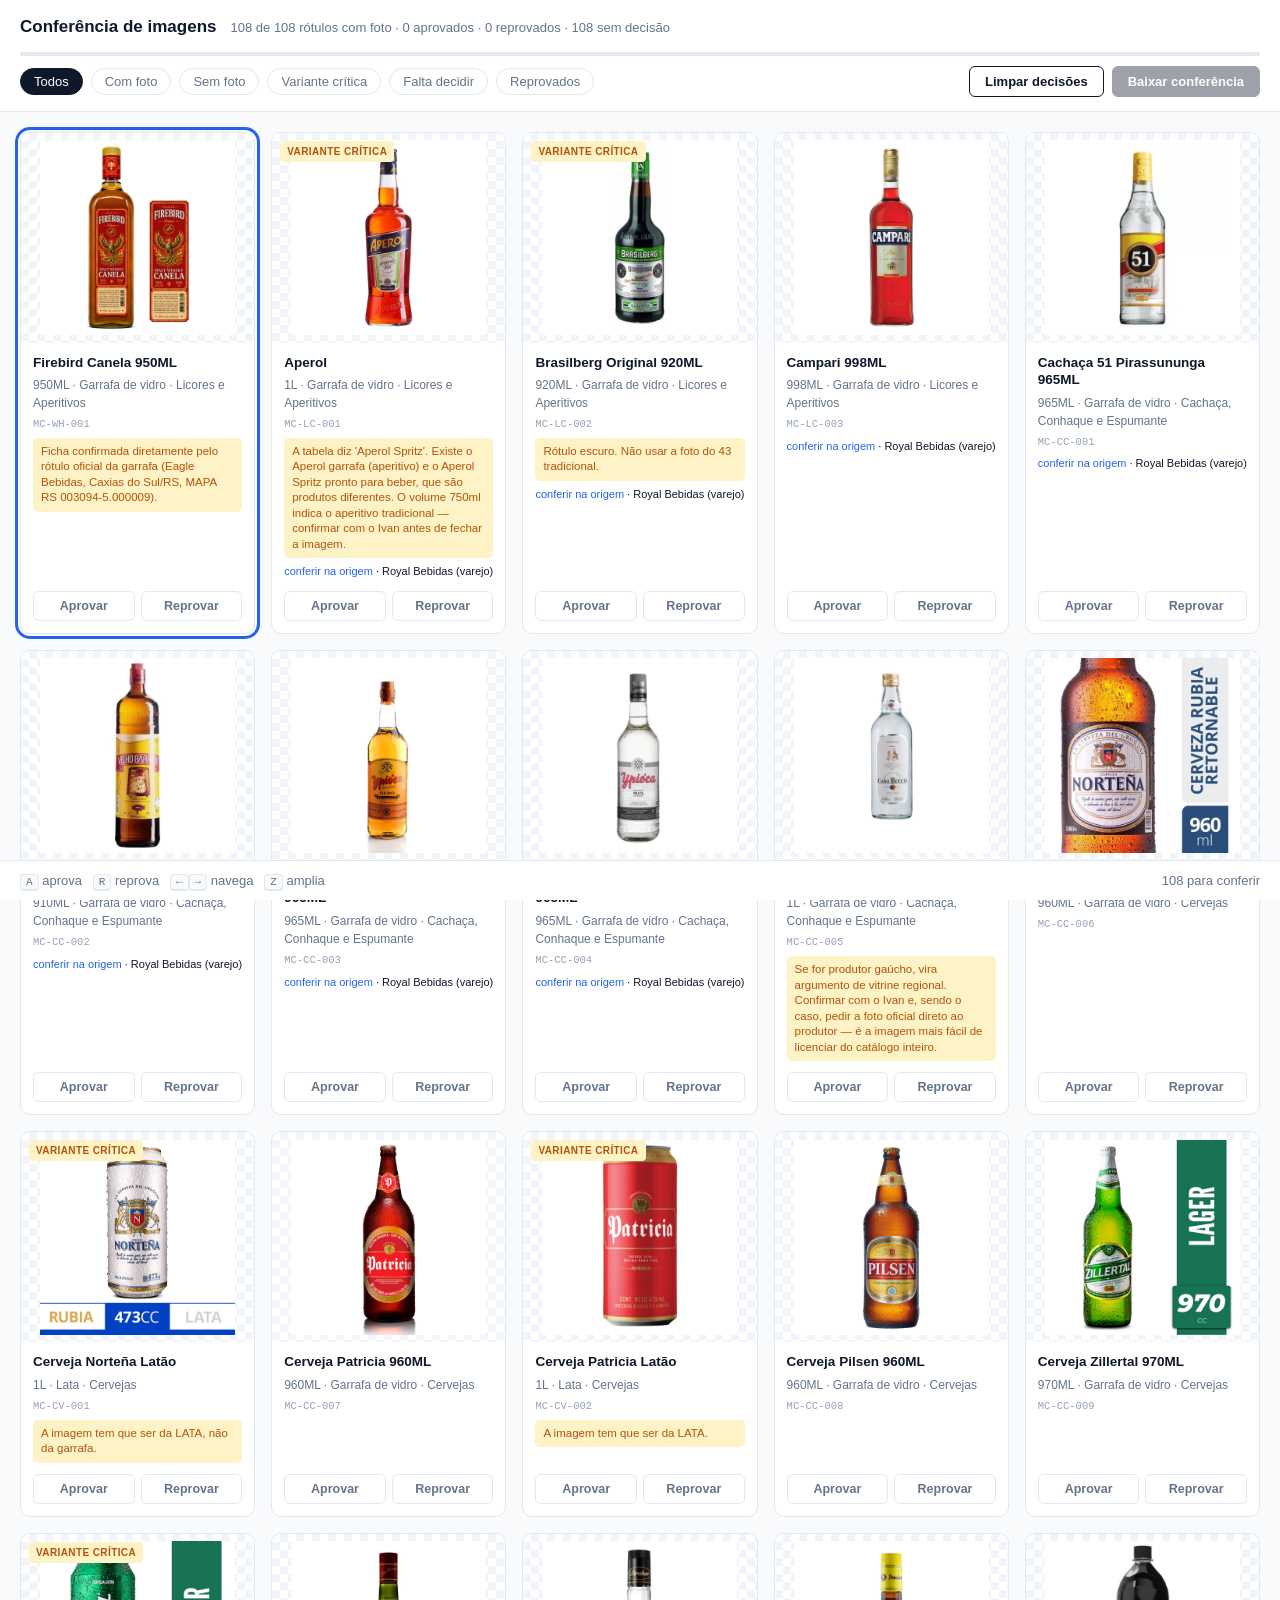
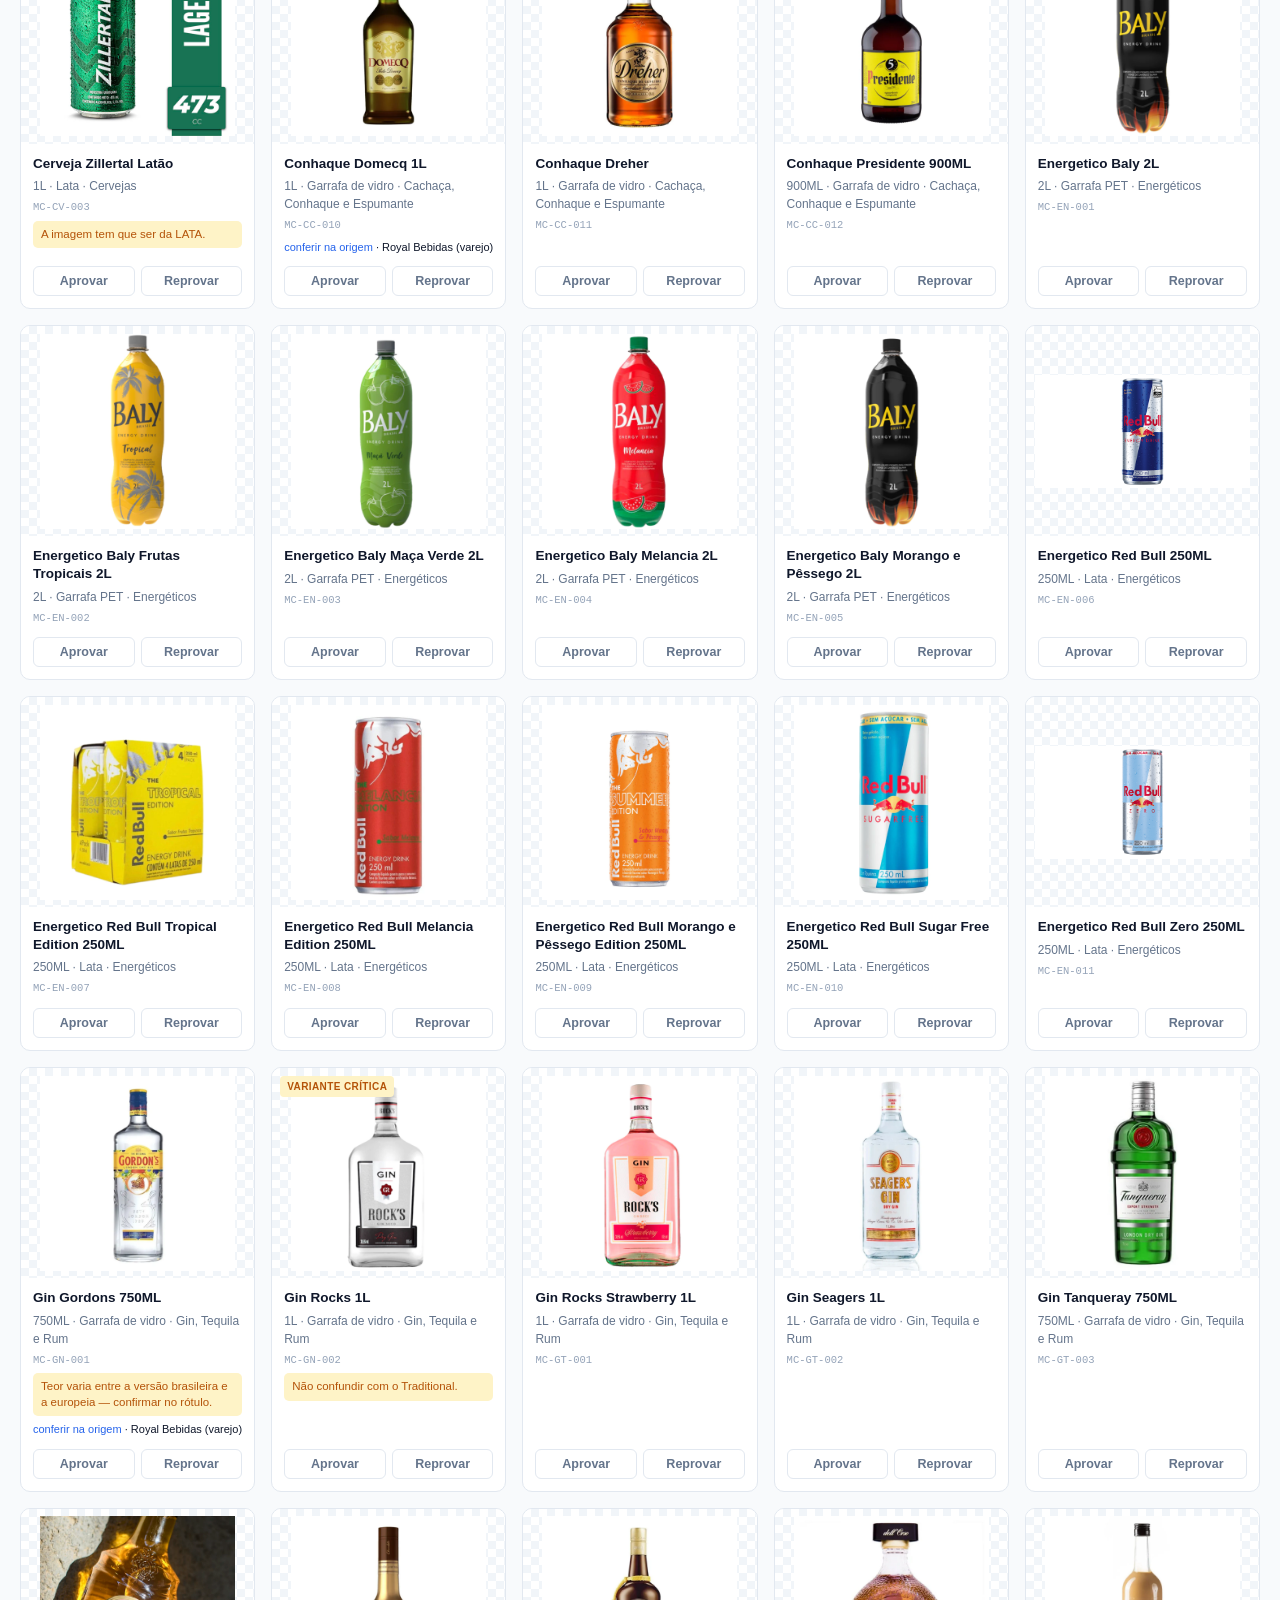
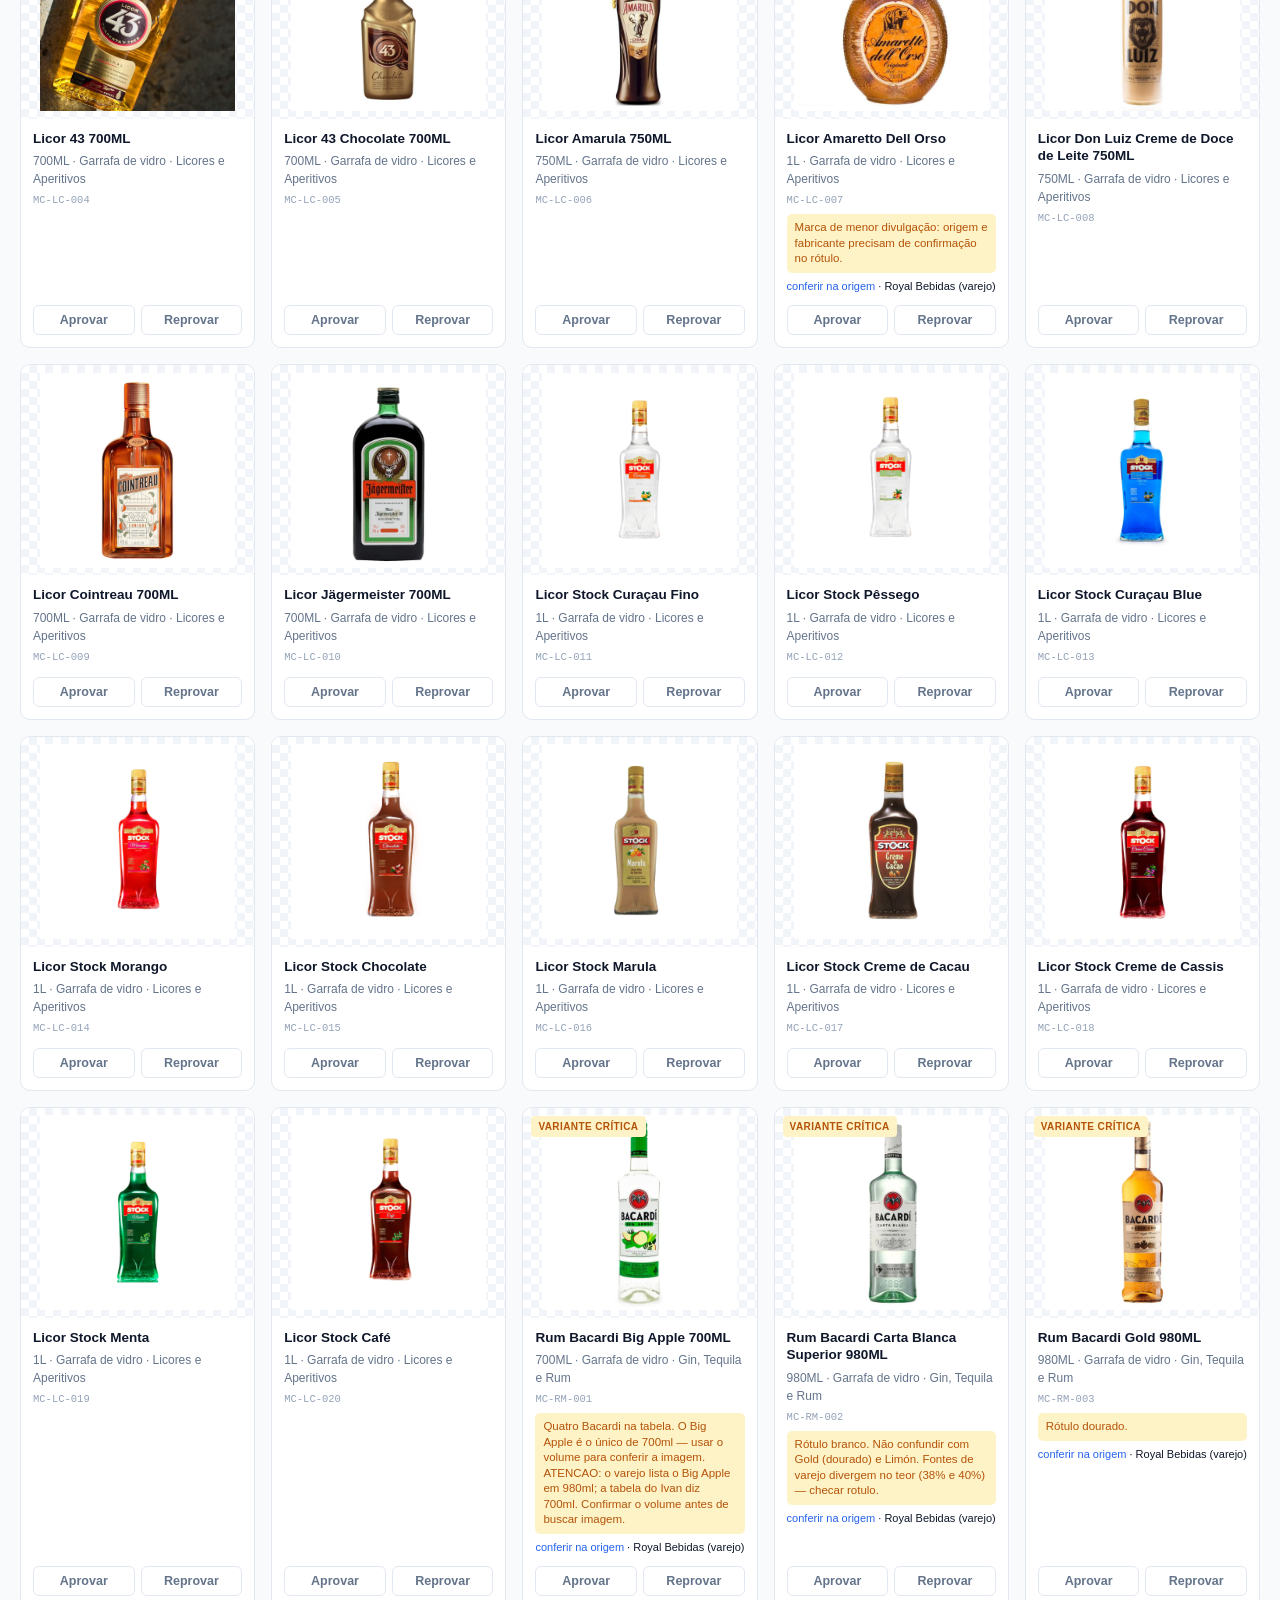
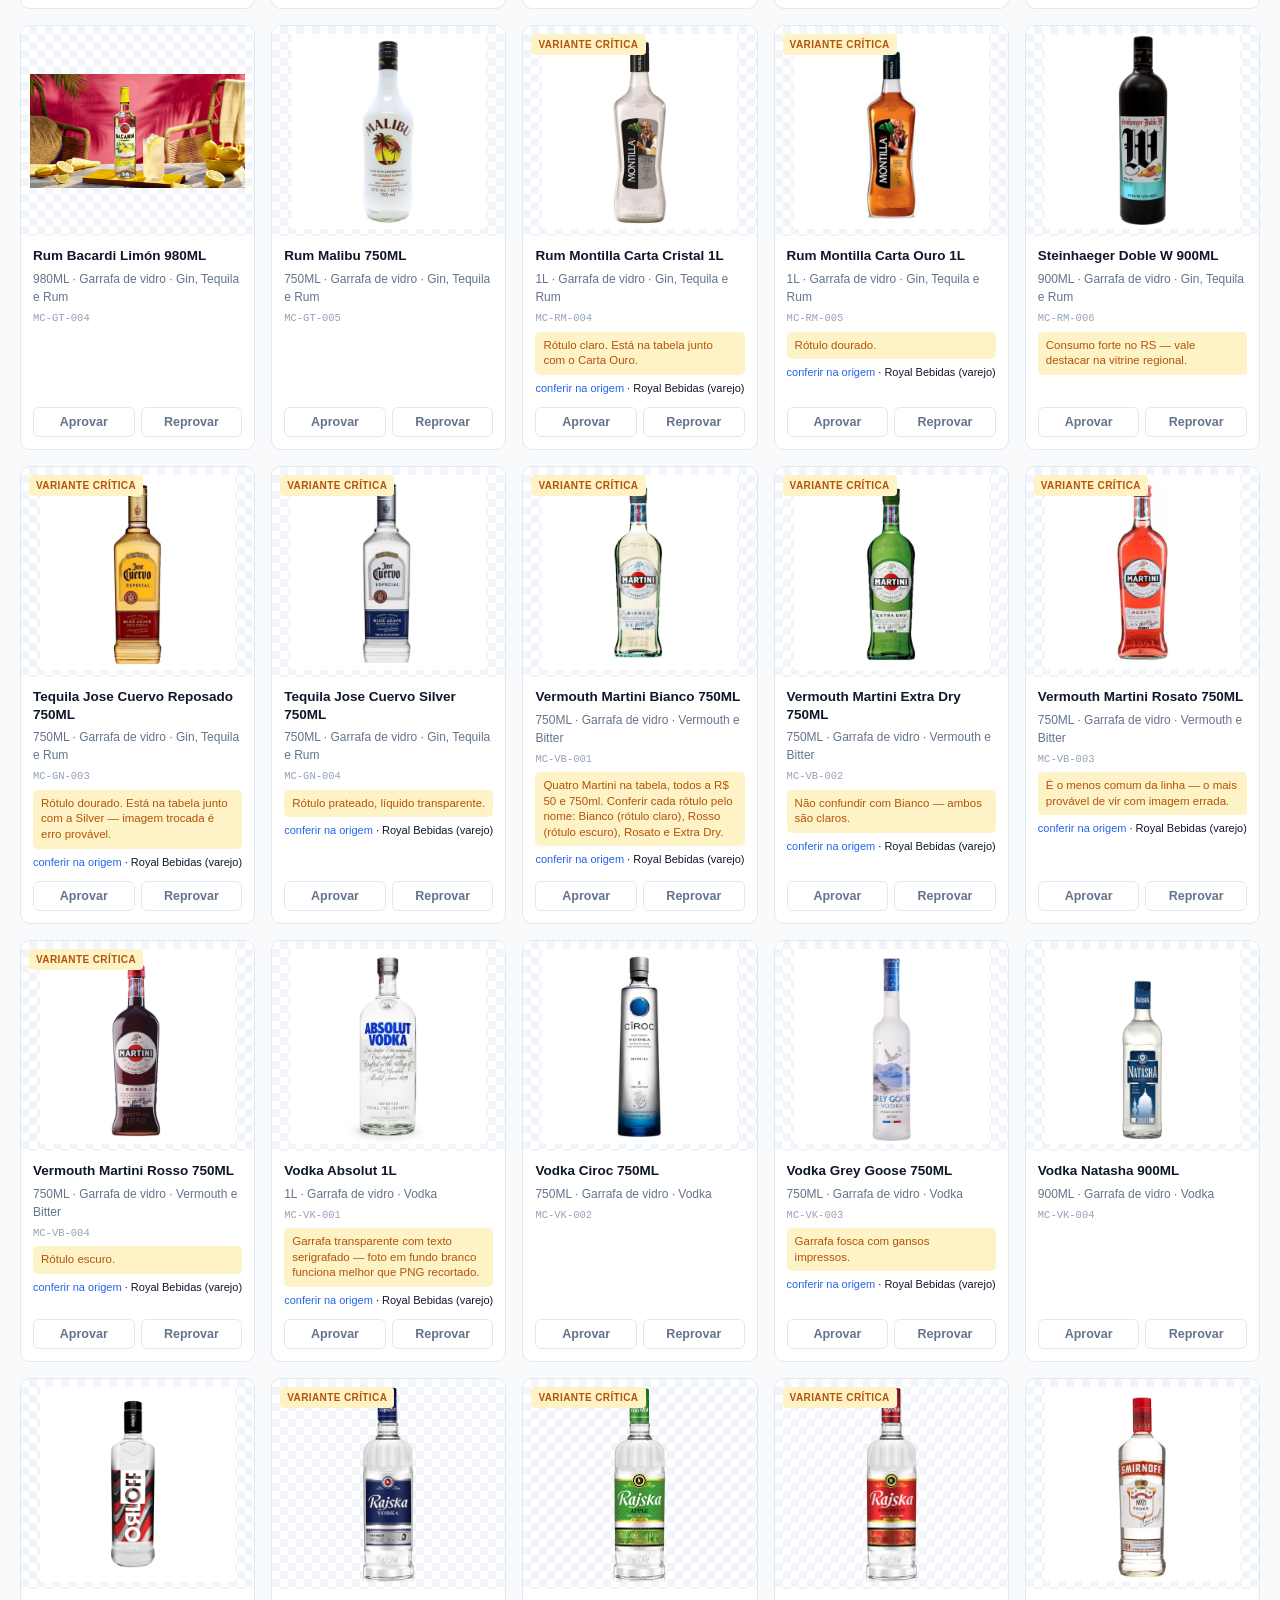
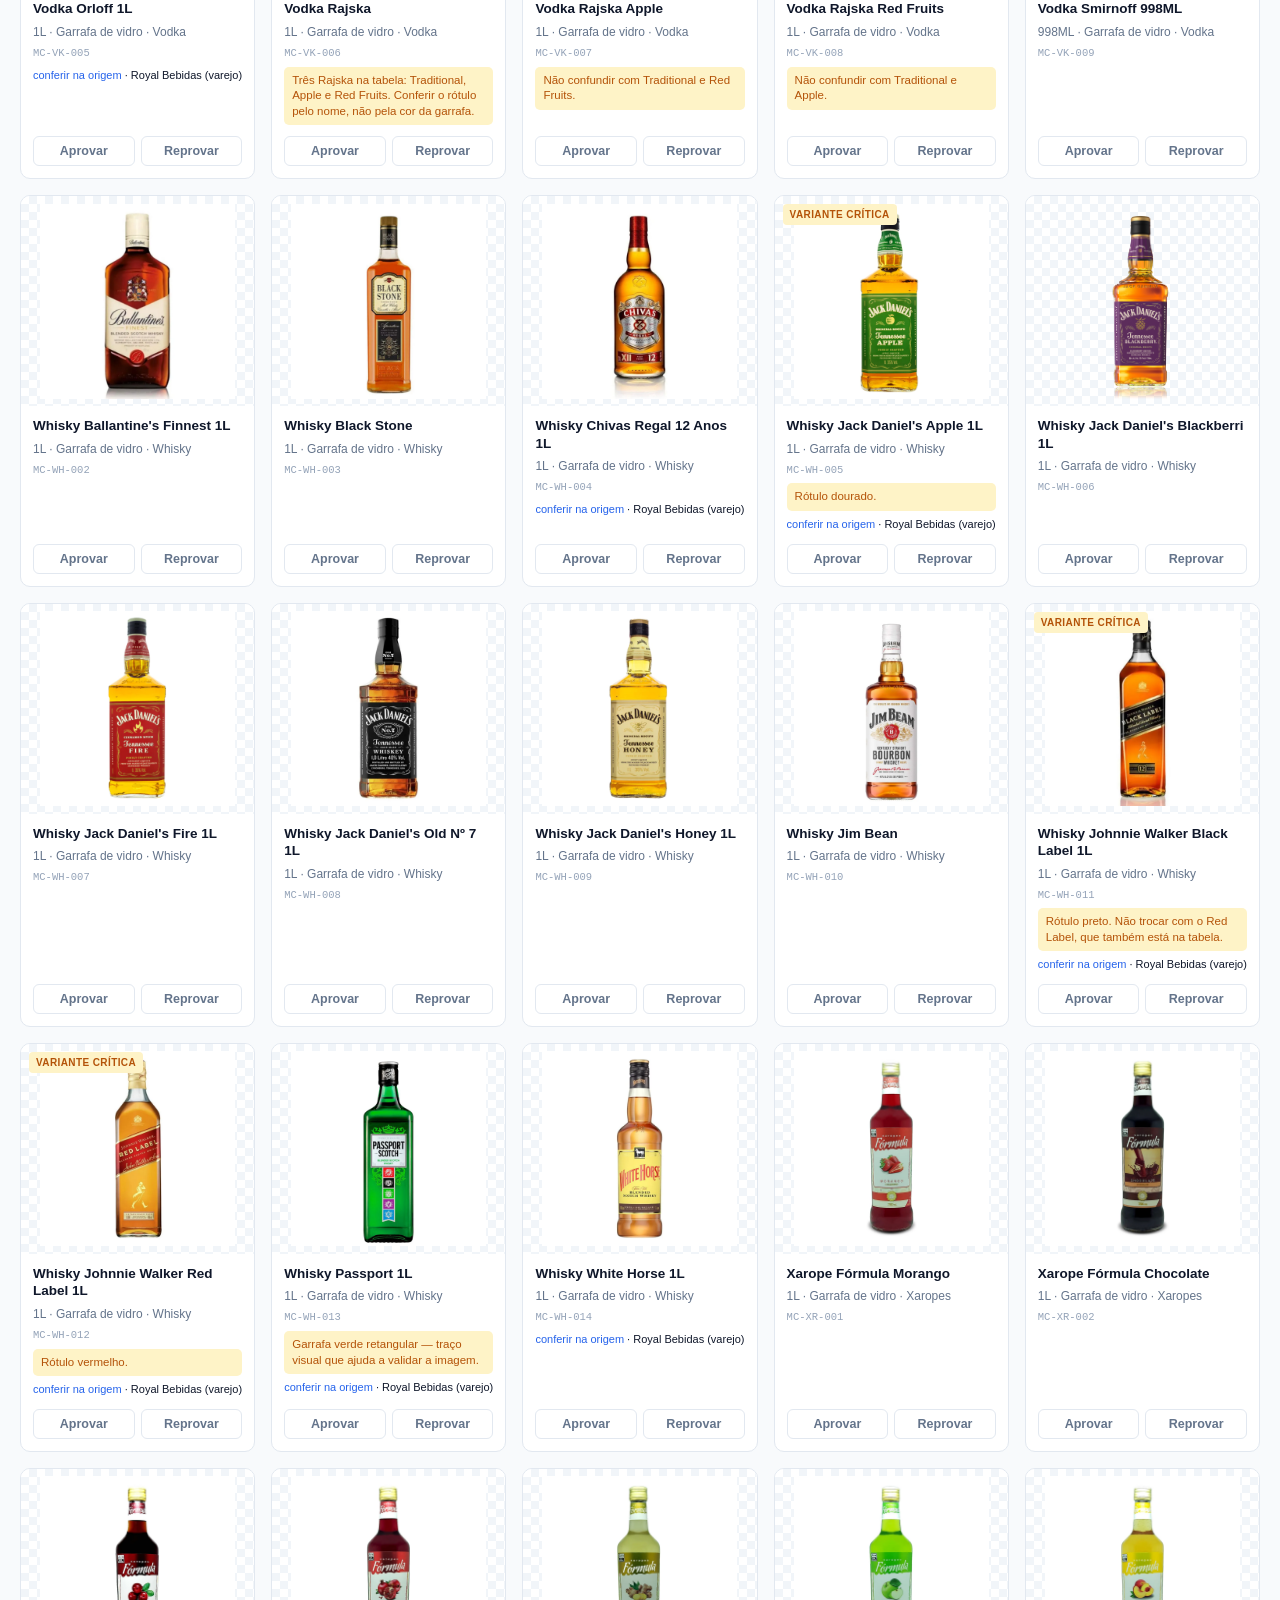
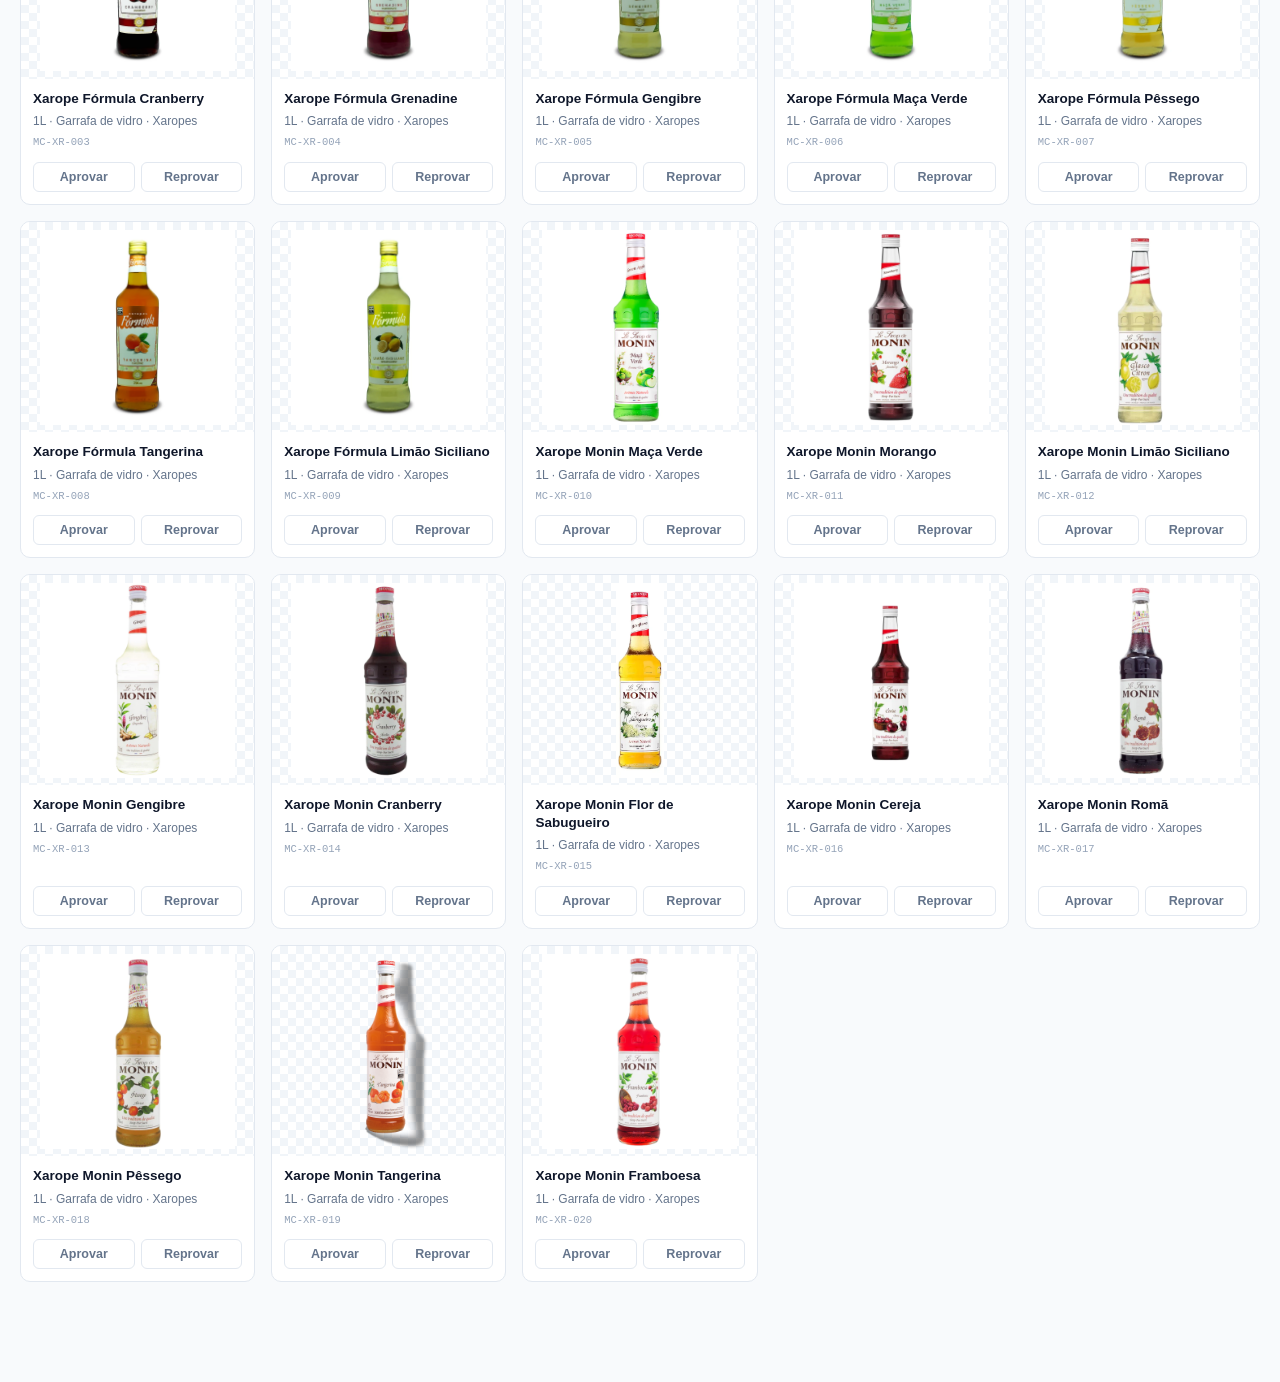
<file: conferencia.html>
<!DOCTYPE html>
<html lang="pt-BR">
<head>
<meta charset="UTF-8">
<meta name="viewport" content="width=device-width, initial-scale=1.0">
<meta name="robots" content="noindex, nofollow">
<title>Conferência de imagens — Monte Cristo</title>
<style>
    :root {
        --tinta: #0F172A;
        --tinta-fraca: #64748B;
        --linha: #E2E8F0;
        --fundo: #F8FAFC;
        --papel: #FFFFFF;
        --ok: #15803D;
        --ok-fraco: #DCFCE7;
        --nao: #B91C1C;
        --nao-fraco: #FEE2E2;
        --alerta: #B45309;
        --alerta-fraco: #FEF3C7;
    }
    * { box-sizing: border-box; margin: 0; padding: 0; }
    body {
        font: 15px/1.5 -apple-system, BlinkMacSystemFont, "Segoe UI", Roboto, sans-serif;
        color: var(--tinta);
        background: var(--fundo);
        padding-bottom: 80px;
    }

    header {
        position: sticky; top: 0; z-index: 10;
        background: var(--papel);
        border-bottom: 1px solid var(--linha);
        padding: 14px 20px;
    }
    .topo { display: flex; align-items: baseline; gap: 14px; flex-wrap: wrap; }
    h1 { font-size: 17px; font-weight: 650; }
    .sub { color: var(--tinta-fraca); font-size: 13px; }

    .barra-progresso {
        height: 4px; background: var(--linha); border-radius: 2px;
        margin: 12px 0 10px; overflow: hidden; display: flex;
    }
    .barra-progresso i { display: block; height: 100%; }
    .barra-progresso .p-ok { background: var(--ok); }
    .barra-progresso .p-nao { background: var(--nao); }

    .controles { display: flex; gap: 8px; flex-wrap: wrap; align-items: center; }
    .filtro {
        border: 1px solid var(--linha); background: var(--papel);
        border-radius: 999px; padding: 5px 13px; font-size: 13px;
        cursor: pointer; color: var(--tinta-fraca); font-family: inherit;
    }
    .filtro:hover { border-color: var(--tinta-fraca); }
    .filtro.ativo { background: var(--tinta); color: #fff; border-color: var(--tinta); }
    .espaco { flex: 1; }
    .acao {
        border: 1px solid var(--tinta); background: var(--tinta); color: #fff;
        border-radius: 6px; padding: 7px 15px; font-size: 13px; font-weight: 600;
        cursor: pointer; font-family: inherit;
    }
    .acao.secundaria { background: var(--papel); color: var(--tinta); }
    .acao:disabled { opacity: .4; cursor: not-allowed; }

    .grade {
        display: grid; gap: 16px; padding: 20px;
        grid-template-columns: repeat(auto-fill, minmax(230px, 1fr));
    }

    .card {
        background: var(--papel); border: 1px solid var(--linha);
        border-radius: 10px; overflow: hidden; display: flex; flex-direction: column;
    }
    .card.decidido-ok { border-color: var(--ok); box-shadow: 0 0 0 1px var(--ok); }
    .card.decidido-nao { border-color: var(--nao); box-shadow: 0 0 0 1px var(--nao); opacity: .75; }
    .card.focado { outline: 3px solid #2563EB; outline-offset: 2px; }

    .moldura {
        position: relative; height: 210px; background: #fff;
        display: flex; align-items: center; justify-content: center;
        /* xadrez: revela fundo branco fingindo de transparente */
        background-image:
            linear-gradient(45deg, #F1F5F9 25%, transparent 25%),
            linear-gradient(-45deg, #F1F5F9 25%, transparent 25%),
            linear-gradient(45deg, transparent 75%, #F1F5F9 75%),
            linear-gradient(-45deg, transparent 75%, #F1F5F9 75%);
        background-size: 16px 16px;
        background-position: 0 0, 0 8px, 8px -8px, -8px 0;
        cursor: zoom-in;
    }
    .moldura img { max-width: 92%; max-height: 195px; object-fit: contain; }
    .vazio { color: var(--tinta-fraca); font-size: 13px; text-align: center; padding: 20px; cursor: default; }

    .etiqueta {
        position: absolute; top: 8px; left: 8px;
        font-size: 10px; font-weight: 700; letter-spacing: .04em;
        padding: 3px 7px; border-radius: 4px; text-transform: uppercase;
    }
    .etiqueta.critica { background: var(--alerta-fraco); color: var(--alerta); }
    .selo {
        position: absolute; top: 8px; right: 8px;
        font-size: 11px; font-weight: 700; padding: 3px 8px; border-radius: 4px;
    }
    .selo.s-ok { background: var(--ok-fraco); color: var(--ok); }
    .selo.s-nao { background: var(--nao-fraco); color: var(--nao); }

    .corpo { padding: 11px 12px; flex: 1; display: flex; flex-direction: column; gap: 5px; }
    .nome { font-size: 13.5px; font-weight: 600; line-height: 1.3; }
    .meta { font-size: 12px; color: var(--tinta-fraca); }
    .sku { font-size: 10.5px; color: #94A3B8; font-family: ui-monospace, monospace; }
    .cuidado {
        font-size: 11.5px; background: var(--alerta-fraco); color: var(--alerta);
        padding: 6px 8px; border-radius: 5px; line-height: 1.35;
    }
    .origem { font-size: 11px; }
    .origem a { color: #2563EB; text-decoration: none; }
    .origem a:hover { text-decoration: underline; }

    .botoes { display: flex; gap: 6px; padding: 0 12px 12px; }
    .botoes button {
        flex: 1; border: 1px solid var(--linha); background: var(--papel);
        border-radius: 6px; padding: 7px; font-size: 12.5px; font-weight: 600;
        cursor: pointer; font-family: inherit; color: var(--tinta-fraca);
    }
    .botoes .b-ok:hover, .botoes .b-ok.ativo { background: var(--ok); border-color: var(--ok); color: #fff; }
    .botoes .b-nao:hover, .botoes .b-nao.ativo { background: var(--nao); border-color: var(--nao); color: #fff; }

    .nota {
        width: 100%; border: 1px solid var(--linha); border-radius: 6px;
        padding: 6px 8px; font: inherit; font-size: 12px; resize: vertical;
        margin: 0 12px 12px; width: calc(100% - 24px); min-height: 34px;
    }

    .rodape {
        position: fixed; bottom: 0; left: 0; right: 0;
        background: var(--papel); border-top: 1px solid var(--linha);
        padding: 10px 20px; display: flex; align-items: center; gap: 14px;
        font-size: 13px; color: var(--tinta-fraca);
    }
    kbd {
        background: var(--fundo); border: 1px solid var(--linha); border-bottom-width: 2px;
        border-radius: 4px; padding: 1px 5px; font-size: 11px; font-family: ui-monospace, monospace;
    }

    .lupa {
        position: fixed; inset: 0; background: rgba(15,23,42,.9); z-index: 50;
        display: none; align-items: center; justify-content: center; cursor: zoom-out;
        padding: 40px;
    }
    .lupa.aberta { display: flex; }
    .lupa img { max-width: 100%; max-height: 100%; background: #fff; border-radius: 8px; }

    .aviso {
        margin: 20px; padding: 16px 18px; border-radius: 10px;
        background: var(--alerta-fraco); color: var(--alerta); font-size: 13.5px; line-height: 1.55;
    }
</style>
</head>
<body>

<header>
    <div class="topo">
        <h1>Conferência de imagens</h1>
        <span class="sub" id="resumo">carregando…</span>
    </div>
    <div class="barra-progresso">
        <i class="p-ok" id="barra-ok" style="width:0"></i>
        <i class="p-nao" id="barra-nao" style="width:0"></i>
    </div>
    <div class="controles">
        <button class="filtro ativo" data-filtro="todos">Todos</button>
        <button class="filtro" data-filtro="com-foto">Com foto</button>
        <button class="filtro" data-filtro="sem-foto">Sem foto</button>
        <button class="filtro" data-filtro="criticos">Variante crítica</button>
        <button class="filtro" data-filtro="pendentes">Falta decidir</button>
        <button class="filtro" data-filtro="reprovados">Reprovados</button>
        <span class="espaco"></span>
        <button class="acao secundaria" id="btn-limpar">Limpar decisões</button>
        <button class="acao" id="btn-exportar">Baixar conferência</button>
    </div>
</header>

<div id="conteudo"></div>

<div class="rodape">
    <span><kbd>A</kbd> aprova &nbsp; <kbd>R</kbd> reprova &nbsp; <kbd>←</kbd><kbd>→</kbd> navega &nbsp; <kbd>Z</kbd> amplia</span>
    <span class="espaco"></span>
    <span id="rodape-status"></span>
</div>

<div class="lupa" id="lupa"><img id="lupa-img" alt=""></div>

<script src="dados/catalogo.js"></script>
<script src="images.js"></script>
<script>
/* ==========================================================================
   Conferência visual do banco de imagens.

   Abre com dois cliques, sem servidor. Lê o catálogo e o mapa de imagens,
   mostra cada rótulo lado a lado com o nome e a armadilha conhecida daquele
   item, e registra aprovado / reprovado. As decisões ficam no localStorage
   enquanto você trabalha e saem em conferencia.json no final.

   O reprovado não é apagado aqui: o script scripts/aplicar-conferencia.cjs
   é que tira a imagem do ar e devolve o item para nova pesquisa.
   ========================================================================== */

const CHAVE = 'monte-cristo-conferencia-v1';
const catalogo = (window.CATALOGO && window.CATALOGO.produtos) || [];
const banco = window.PRODUCT_IMAGES || {};

let decisoes = {};
try { decisoes = JSON.parse(localStorage.getItem(CHAVE)) || {}; } catch (e) { decisoes = {}; }

let filtro = 'todos';
let focado = 0;

function fotoDe(p) {
    return banco[p.id] || (p.imagem && p.imagem.url_origem) || null;
}

function visiveis() {
    return catalogo.filter(p => {
        const d = decisoes[p.id];
        const tem = !!fotoDe(p);
        if (filtro === 'com-foto') return tem;
        if (filtro === 'sem-foto') return !tem;
        if (filtro === 'criticos') return p.flags.variante_critica;
        if (filtro === 'pendentes') return tem && (!d || !d.decisao);
        if (filtro === 'reprovados') return d && d.decisao === 'reprovado';
        return true;
    });
}

function salvar() {
    localStorage.setItem(CHAVE, JSON.stringify(decisoes));
    pintarResumo();
}

function decidir(id, decisao) {
    const atual = decisoes[id] || {};
    // clicar de novo no mesmo botão desfaz a decisão
    atual.decisao = atual.decisao === decisao ? null : decisao;
    atual.em = new Date().toISOString();
    decisoes[id] = atual;
    salvar();
    desenhar();
}

function anotar(id, texto) {
    const atual = decisoes[id] || {};
    atual.nota = texto;
    decisoes[id] = atual;
    salvar();
}

function pintarResumo() {
    const comFoto = catalogo.filter(p => fotoDe(p)).length;
    const aprovados = catalogo.filter(p => (decisoes[p.id] || {}).decisao === 'aprovado').length;
    const reprovados = catalogo.filter(p => (decisoes[p.id] || {}).decisao === 'reprovado').length;
    const faltam = comFoto - aprovados - reprovados;

    document.getElementById('resumo').textContent =
        `${comFoto} de ${catalogo.length} rótulos com foto · ${aprovados} aprovados · ` +
        `${reprovados} reprovados · ${faltam} sem decisão`;

    const total = catalogo.length || 1;
    document.getElementById('barra-ok').style.width = (aprovados / total * 100) + '%';
    document.getElementById('barra-nao').style.width = (reprovados / total * 100) + '%';

    document.getElementById('rodape-status').textContent =
        faltam === 0 && comFoto > 0 ? 'tudo conferido' : `${faltam} para conferir`;
    document.getElementById('btn-exportar').disabled = aprovados + reprovados === 0;
}

function escapar(t) {
    return String(t == null ? '' : t)
        .replace(/&/g, '&amp;').replace(/</g, '&lt;').replace(/>/g, '&gt;').replace(/"/g, '&quot;');
}

function desenhar() {
    const alvo = document.getElementById('conteudo');
    const lista = visiveis();

    if (!catalogo.length) {
        alvo.innerHTML = '<div class="aviso"><strong>Catálogo não carregou.</strong> ' +
            'Rode <code>node scripts/gerar-catalogo.cjs</code> e abra esta página de novo.</div>';
        return;
    }
    if (!Object.keys(banco).length && filtro === 'todos') {
        alvo.innerHTML = '<div class="aviso"><strong>Nenhuma imagem no banco ainda.</strong> ' +
            'A pesquisa precisa devolver <code>pesquisa-imagens/imagens.json</code> e você rodar ' +
            '<code>node scripts/baixar-imagens.cjs</code>. Esta página já funciona: quando as fotos ' +
            'chegarem, elas aparecem aqui para conferência.</div>' + montarGrade(lista);
        ligarEventos();
        return;
    }

    alvo.innerHTML = montarGrade(lista);
    ligarEventos();
}

function montarGrade(lista) {
    if (!lista.length) return '<div class="aviso">Nada neste filtro.</div>';

    return '<div class="grade">' + lista.map((p, i) => {
        const foto = fotoDe(p);
        const d = decisoes[p.id] || {};
        const classe = d.decisao === 'aprovado' ? 'decidido-ok'
            : d.decisao === 'reprovado' ? 'decidido-nao' : '';

        const moldura = foto
            ? `<div class="moldura" data-zoom="${escapar(foto)}">
                   <img src="${escapar(foto)}" alt="${escapar(p.imagem.alt)}"
                        onerror="this.parentNode.innerHTML='<span class=vazio>arquivo não abriu<br><small>${escapar(foto)}</small></span>'">
                   ${p.flags.variante_critica ? '<span class="etiqueta critica">variante crítica</span>' : ''}
                   ${d.decisao === 'aprovado' ? '<span class="selo s-ok">aprovada</span>' : ''}
                   ${d.decisao === 'reprovado' ? '<span class="selo s-nao">reprovada</span>' : ''}
               </div>`
            : `<div class="moldura"><span class="vazio">sem foto ainda<br><small>usa a garrafa vetorial</small></span>
                   ${p.flags.variante_critica ? '<span class="etiqueta critica">variante crítica</span>' : ''}
               </div>`;

        return `<div class="card ${classe} ${i === focado ? 'focado' : ''}" data-id="${p.id}" data-i="${i}">
            ${moldura}
            <div class="corpo">
                <div class="nome">${escapar(p.nome)}</div>
                <div class="meta">${escapar(p.embalagem.volume_label)} · ${escapar(p.embalagem.nome)} · ${escapar(p.categoria.nome)}</div>
                <div class="sku">${escapar(p.sku)}</div>
                ${p.busca_imagem.cuidado ? `<div class="cuidado">${escapar(p.busca_imagem.cuidado)}</div>` : ''}
                ${p.imagem.pagina_origem ? `<div class="origem"><a href="${escapar(p.imagem.pagina_origem)}" target="_blank" rel="noopener">conferir na origem</a>${p.imagem.fonte ? ' · ' + escapar(p.imagem.fonte) : ''}</div>` : ''}
            </div>
            ${foto ? `<div class="botoes">
                <button class="b-ok ${d.decisao === 'aprovado' ? 'ativo' : ''}" data-acao="aprovado">Aprovar</button>
                <button class="b-nao ${d.decisao === 'reprovado' ? 'ativo' : ''}" data-acao="reprovado">Reprovar</button>
            </div>` : ''}
            ${d.decisao === 'reprovado' ? `<textarea class="nota" placeholder="o que está errado? (vai junto no pedido de nova busca)">${escapar(d.nota || '')}</textarea>` : ''}
        </div>`;
    }).join('') + '</div>';
}

function ligarEventos() {
    document.querySelectorAll('.card').forEach(card => {
        const id = card.dataset.id;

        card.querySelectorAll('.botoes button').forEach(b => {
            b.onclick = () => { focado = Number(card.dataset.i); decidir(id, b.dataset.acao); };
        });

        const nota = card.querySelector('.nota');
        if (nota) nota.oninput = () => anotar(id, nota.value);

        const moldura = card.querySelector('.moldura[data-zoom]');
        if (moldura) moldura.onclick = () => ampliar(moldura.dataset.zoom);
    });
    pintarResumo();
}

function ampliar(src) {
    document.getElementById('lupa-img').src = src;
    document.getElementById('lupa').classList.add('aberta');
}

document.getElementById('lupa').onclick = function () { this.classList.remove('aberta'); };

document.querySelectorAll('.filtro').forEach(b => {
    b.onclick = () => {
        document.querySelectorAll('.filtro').forEach(x => x.classList.remove('ativo'));
        b.classList.add('ativo');
        filtro = b.dataset.filtro;
        focado = 0;
        desenhar();
    };
});

document.getElementById('btn-limpar').onclick = () => {
    if (!confirm('Apagar todas as decisões desta conferência?')) return;
    decisoes = {};
    localStorage.removeItem(CHAVE);
    desenhar();
};

document.getElementById('btn-exportar').onclick = () => {
    const saida = {
        conferido_em: new Date().toISOString(),
        total_catalogo: catalogo.length,
        itens: catalogo
            .filter(p => (decisoes[p.id] || {}).decisao)
            .map(p => ({
                id: p.id,
                sku: p.sku,
                nome: p.nome,
                decisao: decisoes[p.id].decisao,
                nota: decisoes[p.id].nota || '',
                arquivo: fotoDe(p),
                decidido_em: decisoes[p.id].em
            }))
    };
    const blob = new Blob([JSON.stringify(saida, null, 2)], { type: 'application/json' });
    const a = document.createElement('a');
    a.href = URL.createObjectURL(blob);
    a.download = 'conferencia.json';
    a.click();
    setTimeout(() => URL.revokeObjectURL(a.href), 1000);
};

/* Teclado: é o que faz 80 itens caberem em dez minutos. */
document.onkeydown = e => {
    if (e.target.tagName === 'TEXTAREA' || e.target.tagName === 'INPUT') return;

    const lista = visiveis();
    if (!lista.length) return;
    const atual = lista[focado];

    if (e.key === 'Escape') { document.getElementById('lupa').classList.remove('aberta'); return; }
    if (e.key === 'ArrowRight') { focado = Math.min(focado + 1, lista.length - 1); desenhar(); rolar(); e.preventDefault(); }
    if (e.key === 'ArrowLeft') { focado = Math.max(focado - 1, 0); desenhar(); rolar(); e.preventDefault(); }
    if (!atual) return;
    if (e.key.toLowerCase() === 'a' && fotoDe(atual)) { decidir(atual.id, 'aprovado'); avancar(); }
    if (e.key.toLowerCase() === 'r' && fotoDe(atual)) { decidir(atual.id, 'reprovado'); }
    if (e.key.toLowerCase() === 'z' && fotoDe(atual)) { ampliar(fotoDe(atual)); }
};

function avancar() {
    const lista = visiveis();
    focado = Math.min(focado + 1, Math.max(lista.length - 1, 0));
    desenhar();
    rolar();
}

function rolar() {
    const el = document.querySelector('.card.focado');
    if (el) el.scrollIntoView({ block: 'nearest', behavior: 'smooth' });
}

desenhar();
</script>
</body>
</html>
</file>
